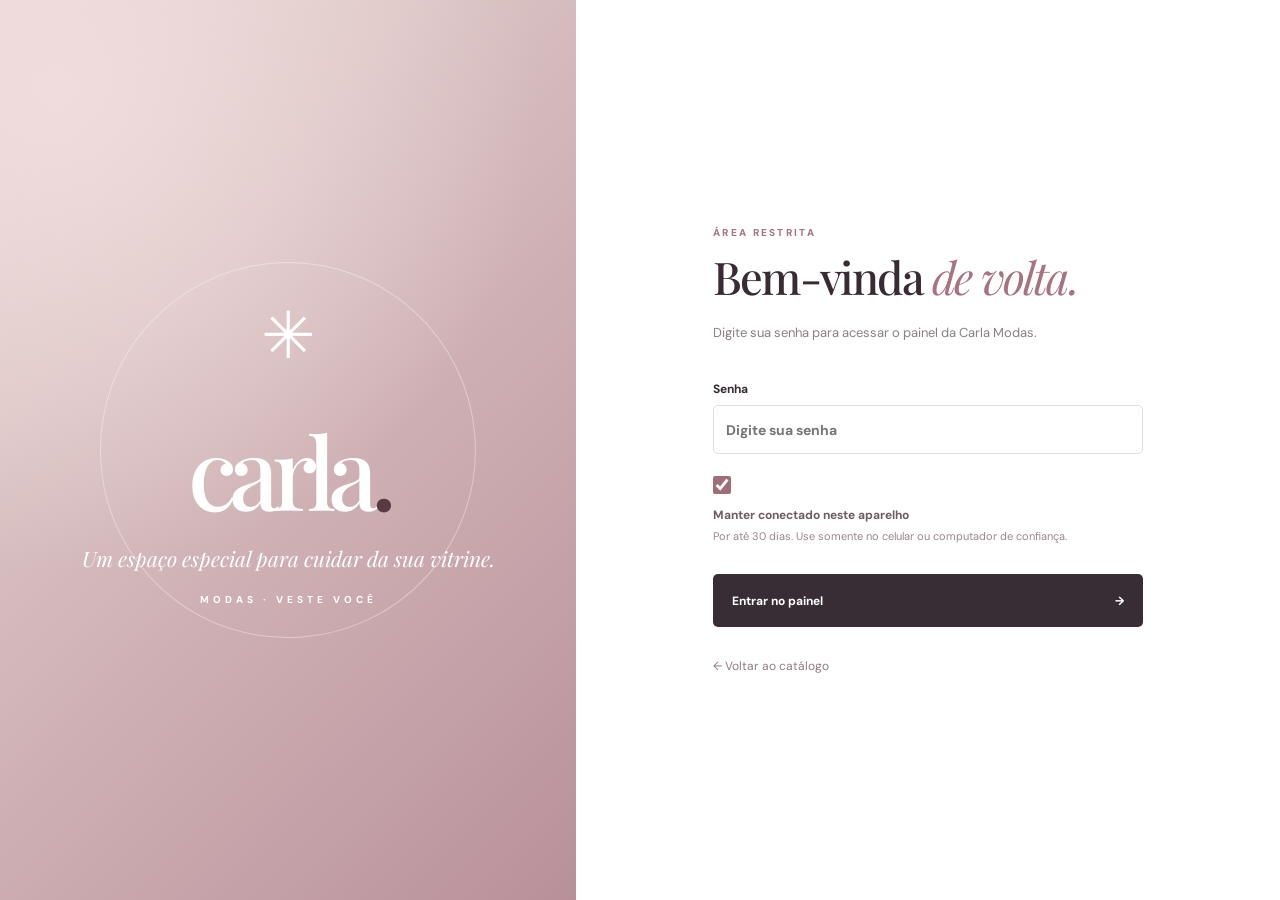
<file: admin.html>
<!doctype html>
<html lang="pt-BR">
<head>
  <meta charset="utf-8">
  <meta name="viewport" content="width=device-width, initial-scale=1, viewport-fit=cover">
  <meta name="theme-color" content="#fbf7f5">
  <meta name="robots" content="noindex,nofollow">
  <title>Painel Admin | Carla Modas</title>
  <link rel="icon" href="/favicon.svg" type="image/svg+xml">
  <link rel="preconnect" href="https://fonts.googleapis.com">
  <link rel="preconnect" href="https://fonts.gstatic.com" crossorigin>
  <link href="https://fonts.googleapis.com/css2?family=DM+Sans:wght@400;500;600;700&family=Playfair+Display:ital,wght@0,500;0,600;1,400&display=swap" rel="stylesheet">
  <link rel="stylesheet" href="/admin.css">
  <script src="/config.js" defer></script>
  <script src="/admin-api.js" defer></script>
  <script src="/admin.js" defer></script>
</head>
<body>
  <div id="busy" class="busy" role="status" aria-live="polite" hidden>Salvando alterações…</div>
  <div id="notice" class="notice" role="status" aria-live="polite"></div>
  <section class="auth-screen" id="authScreen" hidden>
    <div class="auth-decor"><span>✳</span><h1>carla<span>.</span></h1><p>Um espaço especial para cuidar da sua vitrine.</p><small>MODAS · VESTE VOCÊ</small></div>
    <div class="auth-form-wrap">
      <div class="auth-card">
        <p class="kicker">ÁREA RESTRITA</p>
        <h2>Bem-vinda <em>de volta.</em></h2>
        <p>Digite sua senha para acessar o painel da Carla Modas.</p>
        <form id="loginForm" autocomplete="on">
          <label>Senha<input type="password" id="loginPassword" name="password" placeholder="Digite sua senha" autocomplete="current-password" required minlength="8"></label>
          <label class="remember-device"><input type="checkbox" id="rememberDevice" checked><span>Manter conectado neste aparelho <small>Por até 30 dias. Use somente no celular ou computador de confiança.</small></span></label>
          <button type="submit" class="btn primary" id="loginButton">Entrar no painel <span>→</span></button>
        </form>
        <p class="form-error" id="loginError" role="alert" hidden></p>
        <a href="/" class="back-link">← Voltar ao catálogo</a>
      </div>
    </div>
  </section>
  <section class="setup-screen" id="setupScreen" hidden>
    <div class="setup-card"><span class="setup-flower">✿</span><p class="kicker">CONFIGURAÇÃO NECESSÁRIA</p><h1>Vamos conectar a Carla Modas.</h1><p>O painel usa uma senha única protegida no servidor.</p>
      <ol><li>Confirme a conexão com o Supabase da Carla Modas.</li><li>Verifique se a função <code>carla-admin-api</code> está ativa.</li><li>Use a senha configurada no servidor para entrar.</li></ol>
      <a class="btn primary" href="https://supabase.com/dashboard" target="_blank" rel="noopener noreferrer">Abrir Supabase ↗</a><a class="back-link" href="/">← Catálogo</a>
    </div>
  </section>
  <div class="admin-layout" id="adminLayout" hidden>
    <aside class="sidebar">
      <a class="sidebar-brand" href="/"><span class="brand-script">carla<span>.</span></span><span class="brand-small">M O D A S</span></a>
      <div class="workspace-label">PAINEL DE GERENCIAMENTO</div>
      <nav class="sidebar-nav" aria-label="Áreas administrativas">
        <button data-page="overview" class="nav-item active"><span>◫</span> Visão geral</button>
        <button data-page="products" class="nav-item"><span>▣</span> Produtos</button>
        <button data-page="orders" class="nav-item"><span>♧</span> Pedidos / WhatsApp</button>
        <button data-page="categories" class="nav-item"><span>⊞</span> Categorias</button>
        <button data-page="appearance" class="nav-item"><span>✿</span> Identidade da loja</button>
        <button data-page="tools" class="nav-item"><span>↥</span> Exportar dados</button>
      </nav>
      <div class="sidebar-bottom"><div class="sidebar-help"><strong>♡ Sua vitrine, do seu jeito.</strong><span>As mudanças são publicadas após salvar.</span></div><a class="public-link" href="/" target="_blank" rel="noopener noreferrer">↗ Abrir a vitrine</a><button id="logoutButton" class="logout-button">Sair da conta →</button></div>
    </aside>
    <div class="admin-main">
      <header class="topbar"><div><p class="kicker" id="pageKicker">GERENCIAMENTO</p><h1 id="pageTitle">Visão geral</h1></div><div class="topbar-actions"><a href="/" target="_blank" rel="noopener noreferrer" class="preview-link">↗ Ver site</a><div class="avatar">CM</div></div></header>
      <main id="pageContent" class="page-content" tabindex="-1"></main>
    </div>
    <nav class="bottom-tabs" aria-label="Painel no celular"><button data-page="overview" class="active"><span>◫</span> Início</button><button data-page="products"><span>▣</span> Produtos</button><button data-page="orders"><span>♧</span> Pedidos</button><button data-page="categories"><span>⊞</span> Categorias</button><button data-page="appearance"><span>✿</span> Loja</button><button data-page="tools"><span>↥</span> Dados</button></nav>
  </div>
  <dialog id="editorDialog" class="editor-dialog" aria-labelledby="editorTitle">
    <div class="editor-top"><div><span class="kicker" id="editorKicker">CADASTRO</span><h2 id="editorTitle">Novo produto</h2></div><button type="button" class="round-close" id="editorClose" aria-label="Fechar editor">×</button></div>
    <div id="editorBody"></div>
  </dialog>
</body>
</html>
</file>
<file: admin.css>
:root{--bg:#fbf8f6;--paper:#fff;--ink:#382b33;--muted:#8c7e82;--rose:#a77380;--pale:#f4e9ea;--line:#e9e0e1;--serif:"Playfair Display",Georgia,serif;--sans:"DM Sans",Arial,sans-serif}
*{box-sizing:border-box}html{scroll-behavior:smooth}body{margin:0;background:var(--bg);font-family:var(--sans);color:var(--ink);-webkit-font-smoothing:antialiased}button,input,select,textarea{font:inherit}button{cursor:pointer}a{color:inherit;text-decoration:none}[hidden]{display:none!important}button:disabled{opacity:.5;cursor:not-allowed}input,select,textarea{font-size:14px}input:focus,select:focus,textarea:focus{outline:2px solid #ceabb5;outline-offset:1px}h1,h2,h3,p{margin-top:0}.kicker{font-size:10px;letter-spacing:.23em;font-weight:800;color:var(--rose);margin-bottom:8px;text-transform:uppercase}.auth-screen{min-height:100vh;display:grid;grid-template-columns:45% 55%;background:#fff}.auth-decor{background:radial-gradient(circle at 10% 10%,#f0dcdc,transparent 50%),linear-gradient(135deg,#e8d8d4,#b9909a);position:relative;display:flex;justify-content:center;flex-direction:column;align-items:center;padding:40px;color:#fff}.auth-decor:after{content:"";position:absolute;border:1px solid #ffffff60;width:65%;aspect-ratio:1;border-radius:50%;transform:rotate(-26deg)}.auth-decor>span{font-size:65px;position:relative;z-index:2}.auth-decor h1{font:500 100px var(--serif);margin:25px 0 8px;letter-spacing:-.08em;position:relative;z-index:2}.auth-decor h1 span{color:#583a43}.auth-decor p{font:italic 21px var(--serif);text-align:center;position:relative;z-index:2}.auth-decor small{font-size:10px;letter-spacing:.4em;font-weight:700;position:relative;z-index:2}.auth-form-wrap{display:grid;place-items:center;padding:50px 25px}.auth-card{max-width:430px;width:100%}.auth-card h2{font:500 45px/1.2 var(--serif);letter-spacing:-.04em;margin:10px 0 18px}.auth-card h2 em{color:var(--rose);font-weight:400}.auth-card>p:not(.kicker){font-size:13px;line-height:1.9;color:var(--muted);margin-bottom:36px}.auth-card form{display:grid;gap:19px}.auth-card label,.field{display:flex;flex-direction:column;gap:8px;font-weight:700;font-size:12px}.auth-card input,.field input,.field select,.field textarea{background:#fff;border:1px solid #e6dce0;border-radius:5px;min-height:49px;padding:12px;color:var(--ink);width:100%}.field textarea{min-height:110px;resize:vertical}.field small,.field-note{font-weight:400;color:var(--muted);font-size:11px;line-height:1.6}.btn{display:inline-flex;align-items:center;justify-content:center;gap:12px;border:1px solid transparent;border-radius:5px;min-height:46px;padding:12px 18px;font-weight:700;font-size:12px;transition:background .2s,transform .2s}.btn:hover:not(:disabled){transform:translateY(-1px)}.btn.primary{background:#382d34;color:#fff}.btn.primary:hover{background:#855965}.btn.light{background:#f4eeee;color:#5d414e}.btn.light:hover{background:#e9dadd}.btn.outline{background:white;color:#6e4f5b;border-color:#ddcdd1}.btn.danger{color:#a33c55;background:#fff3f5;border-color:#eed4d8}.btn.small{min-height:36px;padding:8px 11px;font-size:11px}.auth-card .btn{justify-content:space-between;margin-top:10px;width:100%;min-height:53px}.back-link{display:block;margin-top:31px;color:#927982;font-size:12px}.form-error{margin-top:20px;color:#ac304e;font-size:12px;line-height:1.6}.setup-screen{min-height:100vh;display:grid;place-items:center;padding:30px}.setup-card{max-width:630px;background:white;padding:50px;border:1px solid var(--line)}.setup-flower{font-size:50px;color:var(--rose)}.setup-card h1{font:500 38px var(--serif)}.setup-card p,.setup-card li{font-size:13px;line-height:1.8;color:#7c6e73}.setup-card code{font-size:11px;background:#faf0f2;padding:2px 5px;border-radius:4px}.setup-card li{margin:8px 0}.setup-card .btn{margin-top:18px}
.admin-layout{display:flex;min-height:100vh}.sidebar{position:fixed;inset:0 auto 0 0;width:254px;background:#fff;border-right:1px solid var(--line);padding:33px 18px 22px;display:flex;flex-direction:column;z-index:20}.sidebar-brand{display:inline-flex;flex-direction:column;align-items:center;margin:0 auto 35px}.brand-script{font:500 47px/1 var(--serif);letter-spacing:-.08em}.brand-script span{color:var(--rose)}.brand-small{font-size:9px;letter-spacing:.35em;font-weight:700;margin-top:8px;margin-left:8px}.workspace-label{letter-spacing:.14em;font-size:9px;color:#b3a0a7;font-weight:700;margin:10px 12px 15px}.sidebar-nav{display:grid;gap:5px}.nav-item{width:100%;border:0;background:transparent;display:flex;align-items:center;gap:14px;font-size:12px;font-weight:600;color:#77666d;border-radius:6px;padding:13px 15px;text-align:left}.nav-item span{font-size:22px;line-height:1;width:24px;text-align:center;font-weight:400}.nav-item:hover{background:#faf4f5}.nav-item.active{background:#f4e9ec;color:#805260}.sidebar-bottom{margin-top:auto;display:grid;gap:14px}.sidebar-help{border-radius:8px;padding:18px;background:#f7f0ef;color:#805c67;display:grid;gap:8px}.sidebar-help strong{font:italic 16px var(--serif)}.sidebar-help span{font-size:11px;line-height:1.5}.public-link{font-size:12px;color:#755b62;padding:9px}.logout-button{border:0;border-top:1px solid var(--line);background:none;padding:17px 10px 5px;text-align:left;font-size:12px;color:#8e737e}
.admin-main{margin-left:254px;width:calc(100% - 254px);min-height:100vh}.topbar{background:#fff;border-bottom:1px solid var(--line);display:flex;align-items:center;justify-content:space-between;padding:27px 42px;gap:20px}.topbar h1{font:500 31px var(--serif);margin:0}.topbar-actions{display:flex;gap:23px;align-items:center}.preview-link{font-size:12px;color:#855c69;font-weight:700}.avatar{width:39px;height:39px;border-radius:50%;display:grid;place-items:center;background:#e6d2d7;color:#795361;font-size:12px;font-weight:800}.page-content{padding:36px 42px 80px;max-width:1550px;margin:auto}.welcome{padding:30px 36px;border-radius:10px;display:flex;justify-content:space-between;gap:25px;align-items:center;background:linear-gradient(110deg,#f1e1e2,#e9cdd4);margin-bottom:26px;min-height:172px;position:relative;overflow:hidden}.welcome:after{content:"✳";font-size:155px;position:absolute;right:140px;top:-15px;color:#fff6;pointer-events:none}.welcome h2{font:500 29px var(--serif);margin:8px 0}.welcome p:not(.kicker){font-size:12px;color:#755f68;max-width:480px;line-height:1.7;margin:0}.welcome .btn{position:relative;z-index:1}.stats{display:grid;grid-template-columns:repeat(4,minmax(0,1fr));gap:16px;margin-bottom:26px}.stat{padding:24px 23px;background:white;border:1px solid var(--line);border-radius:9px;min-width:0}.stat-icon{height:36px;width:36px;border-radius:9px;display:grid;place-items:center;font-size:21px;color:#9e6c7a;background:#f6e9eb;margin-bottom:16px}.stat-value{font:500 30px var(--serif)}.stat-label{font-size:11px;color:#8b7e81;margin-top:7px}.panel{background:white;border:1px solid var(--line);border-radius:9px;padding:25px;margin-bottom:24px}.panel-heading,.list-heading{display:flex;align-items:center;justify-content:space-between;gap:15px;margin-bottom:22px}.panel-heading h2,.list-heading h2{font:500 23px var(--serif);margin:0}.panel-heading p{margin:6px 0 0;font-size:12px;color:var(--muted)}.table-scroll{overflow-x:auto}.data-table{width:100%;border-collapse:collapse;min-width:630px}.data-table th{text-align:left;padding:11px 13px;border-bottom:1px solid var(--line);font-size:10px;letter-spacing:.11em;text-transform:uppercase;color:#a5989d}.data-table td{border-bottom:1px solid #f1eced;padding:14px 13px;font-size:12px}.data-table tr:last-child td{border:0}.thumb{width:51px;height:61px;object-fit:cover;border-radius:5px;background:#f6eaea}.item-name{display:flex;align-items:center;gap:13px;font-weight:700}.item-name>span{max-width:200px}.status-pill{border-radius:50px;background:#eaf5ef;color:#307b5a;padding:6px 10px;font-size:10px;font-weight:700;white-space:nowrap}.status-pill.off{background:#f4eced;color:#a0727b}.status-pill.warn{background:#fff3db;color:#946826}.row-actions{display:flex;gap:7px}.row-actions button{border:1px solid var(--line);padding:9px 11px;background:#fff;font-size:11px;border-radius:4px;color:#755863}.row-actions button:hover{background:var(--pale)}.toolbar{display:flex;align-items:center;gap:12px;flex-wrap:wrap;margin-bottom:20px}.toolbar .search{flex:1;min-width:180px}.toolbar input,.toolbar select{border:1px solid var(--line);padding:12px;border-radius:5px;background:white;min-height:44px;color:#65515a;font-size:12px}.toolbar select{min-width:135px}.data-empty{padding:60px 20px;text-align:center;color:#8e7a82}.data-empty span{font-size:37px;color:#b68693}.data-empty h3{font:500 24px var(--serif);color:var(--ink);margin:10px 0}.data-empty p{font-size:12px;line-height:1.7}.hint{font-size:11px;color:#887881;line-height:1.8;background:#f8f1f0;border-radius:6px;padding:13px;margin-top:13px}.card-grid{display:grid;grid-template-columns:repeat(3,minmax(0,1fr));gap:14px}.category-tile{padding:0;overflow:hidden;background:white;border-radius:8px;border:1px solid var(--line)}.category-tile img{width:100%;height:145px;object-fit:cover;background:#efe4e2}.category-tile-body{padding:16px}.category-tile h3{font:500 20px var(--serif);margin:0 0 8px}.category-tile p{font-size:11px;color:var(--muted);min-height:30px;line-height:1.6}.category-tile-footer{display:flex;justify-content:space-between;align-items:center;gap:7px}.category-tile small{font-size:10px;color:#867780}.category-tile button{background:#f6ecee;border:0;border-radius:4px;font-size:11px;padding:9px 11px;color:#885a69}.settings-grid{display:grid;grid-template-columns:repeat(2,minmax(0,1fr));gap:16px}.settings-grid .wide{grid-column:1/-1}.settings-grid .btn{grid-column:1/-1;justify-self:start}.image-drop{border:1px dashed #cbb3bb;background:#fbf5f6;border-radius:8px;padding:15px;display:flex;flex-direction:column;gap:12px;align-items:flex-start}.image-drop img{width:100%;max-width:280px;height:150px;object-fit:contain;background:#f6ebec;border-radius:5px}.image-drop input[type=file]{font-size:12px;width:100%}.badge-inline{font-size:10px;color:#896070;background:#f7e9ed;padding:5px 8px;border-radius:20px}.tools-grid{display:grid;grid-template-columns:repeat(2,minmax(0,1fr));gap:17px}.tool-card{background:white;border:1px solid var(--line);border-radius:8px;padding:28px}.tool-card h3{font:500 25px var(--serif);margin:0 0 8px}.tool-card p{font-size:12px;line-height:1.7;color:var(--muted)}.tool-card button{margin-top:10px}
.editor-dialog{border:0;border-radius:10px;padding:0;width:min(710px,calc(100vw - 24px));max-height:calc(100dvh - 40px);overflow:auto;background:white;color:var(--ink);box-shadow:0 15px 100px #24151e66}.editor-dialog::backdrop{background:#241b24aa;backdrop-filter:blur(3px)}.editor-top{display:flex;justify-content:space-between;align-items:center;gap:18px;padding:26px 30px 22px;border-bottom:1px solid var(--line);position:sticky;top:0;z-index:5;background:#fff}.editor-top h2{font:500 29px var(--serif);margin:0}.round-close{width:38px;height:38px;display:grid;place-items:center;border-radius:50%;background:#f7f0f2;border:0;color:#654b57;font-size:23px}.editor-body-inner{padding:24px 30px 30px}.form-grid{display:grid;grid-template-columns:repeat(2,minmax(0,1fr));gap:17px}.form-grid .full{grid-column:1/-1}.form-section-title{font:500 20px var(--serif);margin:8px 0}.checkbox-row{display:flex;gap:9px;align-items:center;font-size:12px;font-weight:600;color:#66515d}.checkbox-row input{accent-color:#9f6e7b;width:18px;height:18px}.editor-actions{display:flex;gap:10px;justify-content:flex-end;margin-top:25px;padding-top:22px;border-top:1px solid var(--line);flex-wrap:wrap}.editor-actions .danger{margin-right:auto}.busy{position:fixed;z-index:110;top:10px;left:50%;transform:translateX(-50%);background:#412b35;color:#fff;border-radius:5px;padding:13px 20px;font-size:12px;box-shadow:0 5px 15px #0002}.notice{position:fixed;bottom:20px;left:50%;transform:translate(-50%,130px);z-index:120;background:#3f3037;color:white;border-radius:6px;padding:13px 19px;text-align:center;font-size:12px;opacity:0;transition:transform .25s,opacity .25s;box-shadow:0 10px 30px #0002;max-width:min(500px,90vw)}.notice.visible{transform:translate(-50%,0);opacity:1}.notice.error{background:#a3475e}.bottom-tabs{display:none}.catalog-error{font-size:12px;color:#9b3e5d}
@media(max-width:1130px){.sidebar{width:216px}.admin-main{margin-left:216px;width:calc(100% - 216px)}.page-content{padding:28px}.topbar{padding:24px 28px}.stats{grid-template-columns:repeat(2,1fr)}.card-grid{grid-template-columns:repeat(2,1fr)}}@media(max-width:750px){.sidebar{display:none}.admin-main{margin:0;width:100%}.topbar{padding:20px 18px}.topbar h1{font-size:25px}.page-content{padding:20px 15px 120px}.stats{gap:10px}.stat{padding:17px}.stat-value{font-size:25px}.welcome{padding:22px;display:block}.welcome h2{font-size:25px}.welcome .btn{margin-top:18px}.welcome:after{right:15px;top:15px;font-size:85px}.panel{padding:19px 14px}.bottom-tabs{display:grid;grid-template-columns:repeat(5,1fr);position:fixed;bottom:0;left:0;right:0;z-index:18;background:#fff;border-top:1px solid var(--line);padding:8px 5px calc(8px + env(safe-area-inset-bottom))}.bottom-tabs button{background:none;border:0;display:grid;place-items:center;gap:2px;font-size:9px;color:#8a7b81;padding:4px}.bottom-tabs button span{font-size:21px}.bottom-tabs button.active{color:#9f6274;font-weight:800}.card-grid{grid-template-columns:repeat(2,minmax(0,1fr))}.settings-grid{grid-template-columns:1fr}.settings-grid .wide{grid-column:1}.tools-grid{grid-template-columns:1fr}.auth-screen{grid-template-columns:1fr}.auth-decor{display:none}.auth-form-wrap{min-height:100vh}.editor-dialog{width:100%;height:100dvh;max-height:100dvh;border-radius:0;margin:0}.editor-top{padding:19px}.editor-body-inner{padding:19px}.form-grid{gap:14px}.form-grid .full{grid-column:1/-1}.preview-link{font-size:11px}.avatar{width:34px;height:34px}.topbar-actions{gap:9px}.category-tile img{height:95px}.category-tile-body{padding:12px}.category-tile h3{font-size:18px}}@media(max-width:420px){.form-grid{grid-template-columns:1fr}.form-grid .full{grid-column:1}.card-grid{grid-template-columns:1fr 1fr}.toolbar{display:grid;grid-template-columns:1fr 1fr}.toolbar .search{grid-column:1/-1}.toolbar .btn{grid-column:1/-1}.toolbar select{min-width:0;width:100%}.editor-actions{justify-content:stretch}.editor-actions .btn{flex:1}.editor-actions .danger{flex:0 0 100%}.setup-card{padding:25px}.setup-card h1{font-size:30px}}

/* HISTORICO DE PEDIDOS E ESTOQUE RAPIDO */
.product-mobile-list{display:none}
.product-mini-card{background:#fff;border:1px solid var(--line);border-radius:9px;padding:13px;display:flex;gap:13px}
.product-mini-card .thumb{width:85px;height:112px;flex:0 0 85px;border-radius:5px}
.product-mini-main{flex:1;min-width:0;display:flex;flex-direction:column;gap:6px}
.product-mini-main>strong{font:600 17px/1.3 var(--serif)}
.product-mini-main>small{color:var(--muted);font-size:11px}
.product-mini-main .mini-values{display:flex;justify-content:space-between;align-items:center;flex-wrap:wrap;gap:5px 10px}
.product-mini-main .mini-values b{font-size:13px;color:#805461}
.product-mini-main .mini-values span{font-size:10px;color:#6b816d}
.product-mini-main .row-actions{flex-wrap:wrap;gap:6px;margin-top:4px}
.product-mini-main .row-actions button{min-height:37px;padding:8px 10px}
.order-welcome{background:linear-gradient(120deg,#f4e5e6,#e9d2da)}
.order-list{display:grid;grid-template-columns:repeat(2,minmax(0,1fr));gap:17px}
.order-card{background:#fff;border:1px solid var(--line);border-radius:9px;padding:22px;min-width:0}
.order-top,.order-headline{display:flex;justify-content:space-between;align-items:flex-start;gap:12px}
.order-top{padding-bottom:13px;border-bottom:1px solid var(--line)}
.order-number{font:600 23px var(--serif);color:#734956}
.order-time{margin-top:6px;font-size:11px;color:var(--muted)}
.order-count{font-size:10px;color:#916c78;background:#f6e9ec;padding:7px 10px;border-radius:50px;white-space:nowrap}
.order-headline{padding:16px 0}
.order-headline>div:first-child{display:flex;flex-direction:column;gap:7px;min-width:0}
.order-headline>div:first-child strong{font-size:13px;line-height:1.5}
.order-headline>div:first-child span{font-size:11px;color:var(--muted)}
.order-total{text-align:right;min-width:90px}
.order-total strong{font:600 20px var(--serif);color:#815766;display:block;white-space:nowrap}
.order-total small{font-size:9px;color:var(--muted);display:block;line-height:1.5}
.order-status-field{margin-bottom:15px}
.order-status-field select{font-size:12px;min-height:45px;background:#fff7f8}
.order-details{border-top:1px solid var(--line);padding-top:15px}
.order-details summary{cursor:pointer;color:#835c68;font-size:12px;font-weight:700;min-height:30px}
.order-item-list{margin:12px 0;padding:9px 13px;background:#fbf6f6;border-radius:6px}
.order-item-row{display:flex;justify-content:space-between;align-items:flex-start;gap:12px;padding:10px 0;font-size:11px;border-bottom:1px solid #eadfe0}
.order-item-row:last-child{border-bottom:0}
.order-item-row strong{display:block;line-height:1.5}
.order-item-row small{display:block;font-size:10px;color:var(--muted);margin-top:5px;line-height:1.5}
.order-item-row b{font-size:11px;white-space:nowrap}
.order-customer-note{padding:12px;background:#fbf4f6;color:#66525b;border-radius:6px;font-size:11px;line-height:1.7;overflow-wrap:anywhere}
.order-details .field{margin-top:15px}
.order-card-actions{display:flex;gap:9px;margin-top:13px;flex-wrap:wrap}
.order-card-actions button{flex:1}
@media(max-width:1050px){
  .order-list{grid-template-columns:1fr}
  .order-card{padding:19px}
}
@media(max-width:750px){
  .bottom-tabs{grid-template-columns:repeat(6,minmax(0,1fr));padding-left:0;padding-right:0}
  .bottom-tabs button{font-size:9px;min-height:45px;gap:3px;padding:4px 0}
  .bottom-tabs button span{font-size:20px}
  .product-table-desktop{display:none}
  .product-mobile-list{display:grid;grid-template-columns:1fr;gap:11px}
  .order-list{grid-template-columns:1fr;gap:12px}
  .order-welcome .btn{margin-top:15px}
  .order-card{padding:17px}
  .order-headline{gap:6px}
  .order-total strong{font-size:17px}
  .order-number{font-size:21px}
  .row-actions{flex-wrap:wrap}
}
@media(max-width:390px){
  .bottom-tabs button{font-size:8px}
  .bottom-tabs button span{font-size:18px}
  .order-headline{flex-wrap:wrap}
  .order-total{text-align:left}
}

/* Sessão confiável no aparelho: apenas token temporário, nunca a senha. */
.auth-card .remember-device{display:flex;align-items:flex-start;gap:12px;margin:1px 0 0;font-size:12px;font-weight:700;line-height:1.5;color:#705b64;cursor:pointer}
.auth-card .remember-device input[type="checkbox"]{width:18px;height:18px;min-height:18px;margin:2px 0 0;flex:0 0 18px;accent-color:#9f6e7b;cursor:pointer}
.auth-card .remember-device span{display:block;flex:1}
.auth-card .remember-device small{display:block;font-weight:400;color:#99848e;font-size:11px;line-height:1.55;margin-top:4px}
</file>
